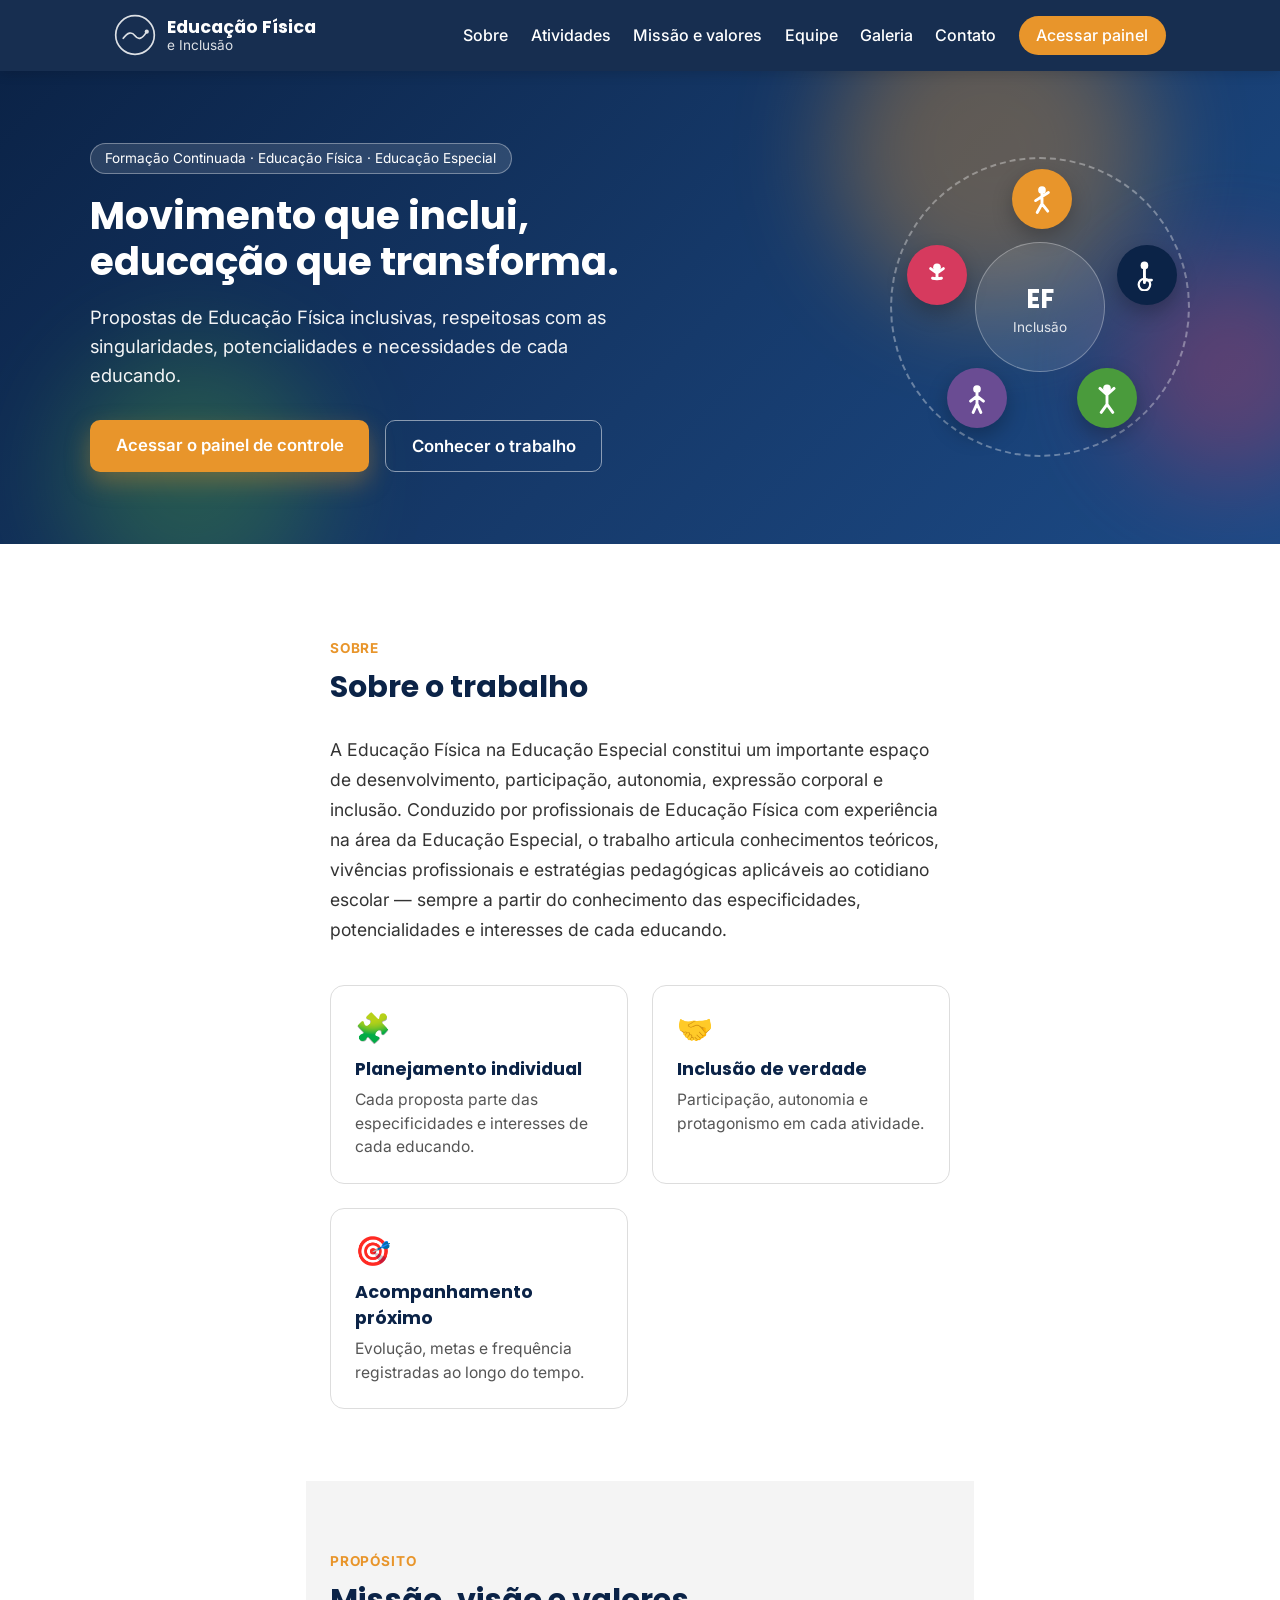
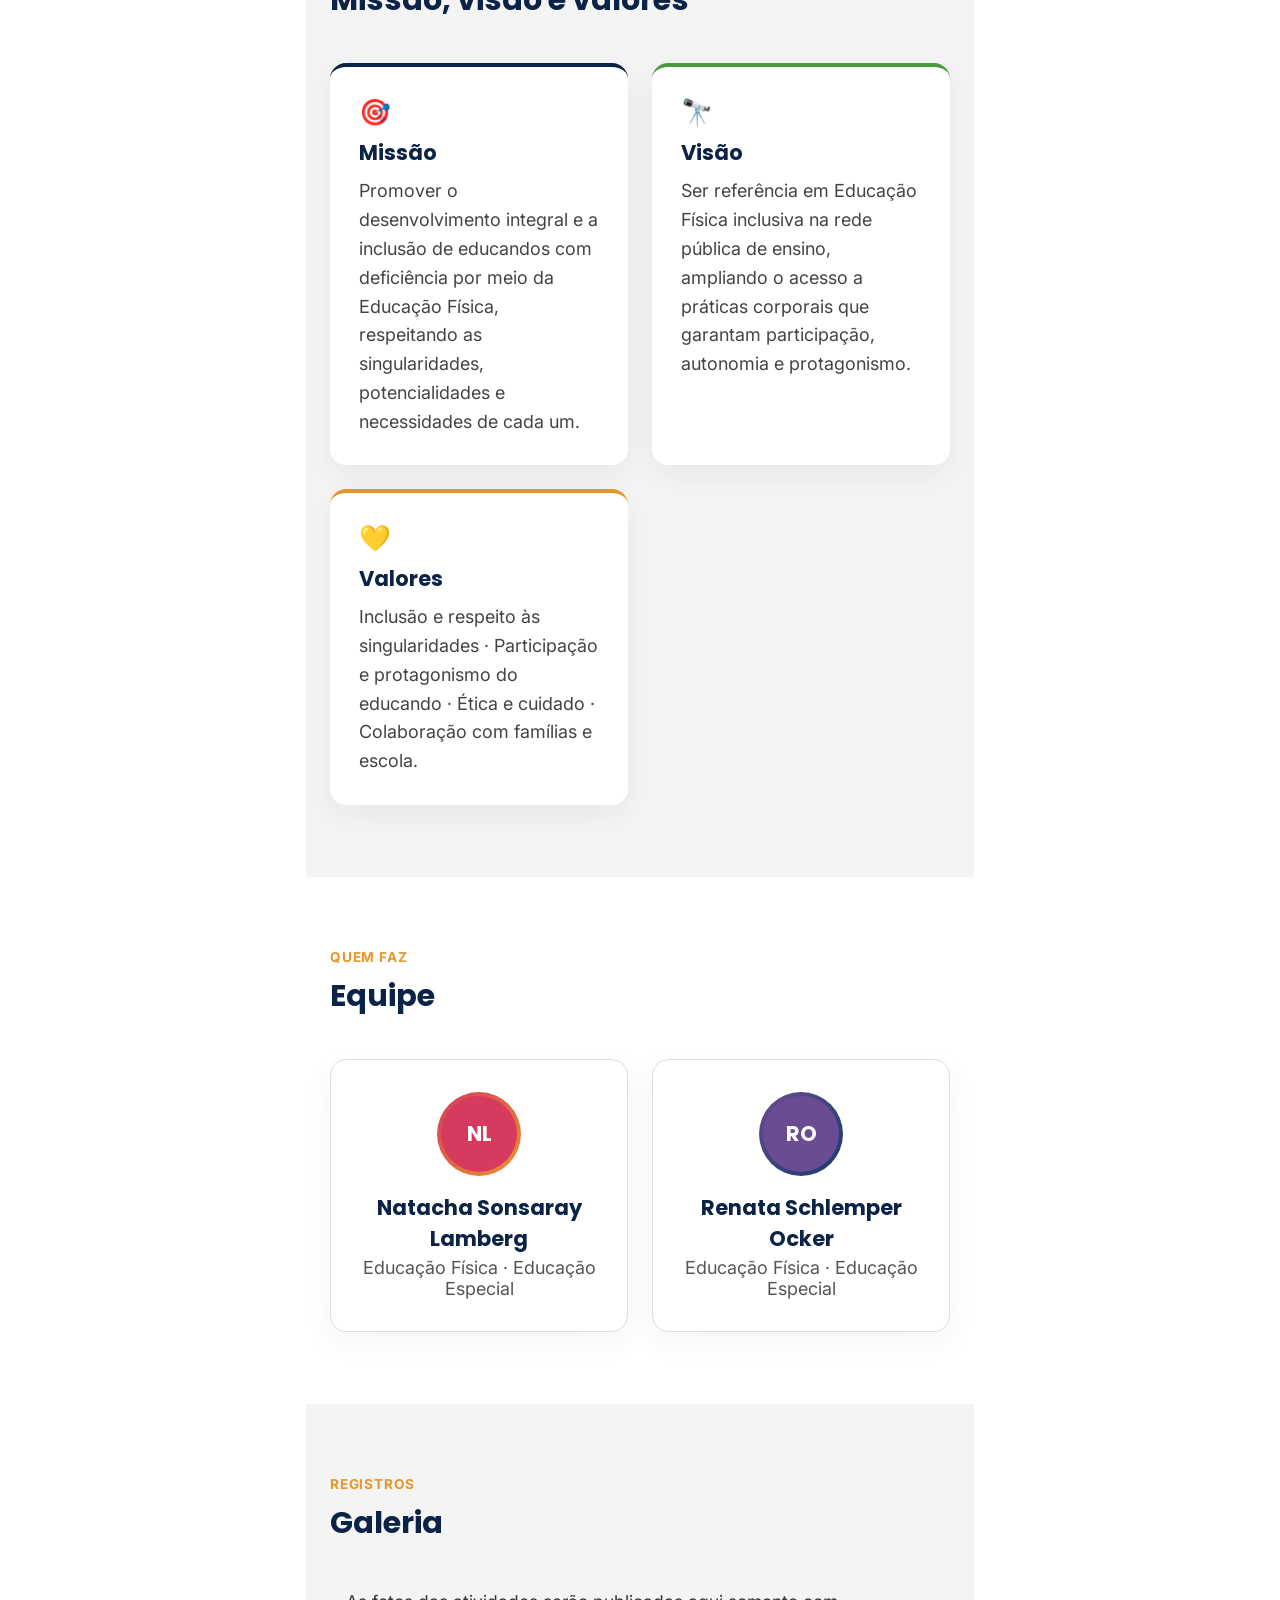
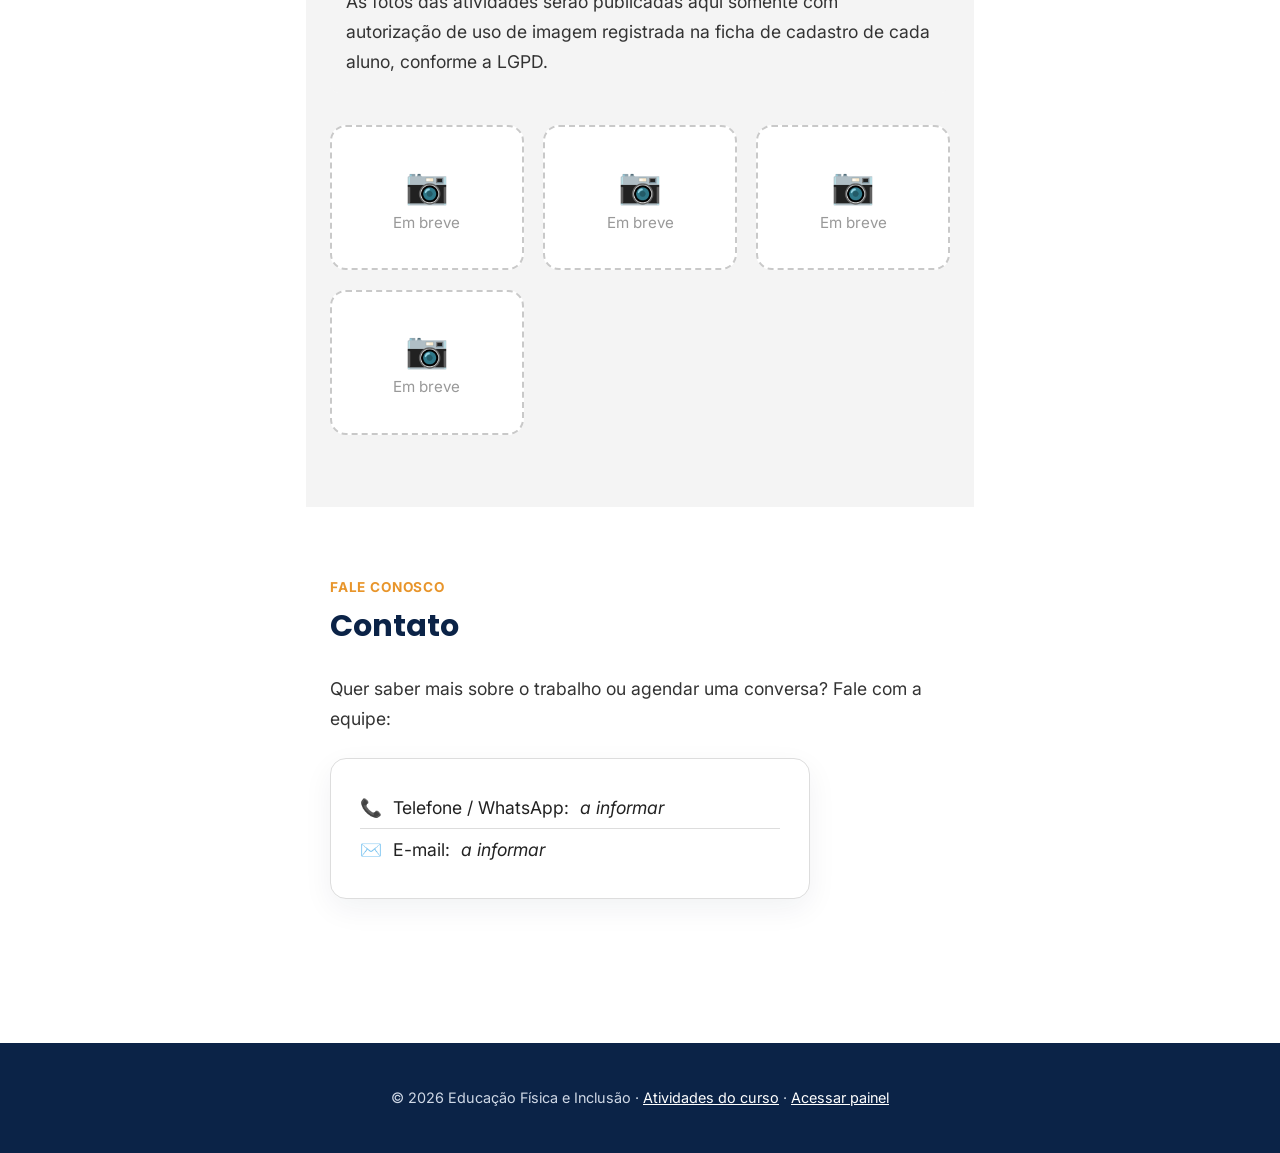
<file: index.html>
<html lang="pt-BR">
<head>
  <meta charset="UTF-8">
  <meta name="viewport" content="width=device-width, initial-scale=1">
  <title>Educação Física e Inclusão</title>
  <meta name="description" content="Educação Física na Educação Especial: formação, acompanhamento e inclusão para educandos com deficiência.">
  <link rel="preconnect" href="https://fonts.googleapis.com">
  <link rel="preconnect" href="https://fonts.gstatic.com" crossorigin>
  <link href="https://fonts.googleapis.com/css2?family=Poppins:wght@600;700&family=Inter:wght@400;500;600&display=swap" rel="stylesheet">
  <link rel="stylesheet" href="style.css">
</head>
<body>
  <header class="topo topo-institucional" id="topo">
    <div class="topo-conteudo">
      <div class="marca">
        <span class="marca-icone" aria-hidden="true">
          <svg viewBox="0 0 100 100" width="42" height="42">
            <circle cx="50" cy="50" r="46" fill="none" stroke="#ffffff" stroke-width="4"/>
            <path d="M22 58 Q 38 36 50 52 T 78 42" fill="none" stroke="#ffffff" stroke-width="4" stroke-linecap="round"/>
            <circle cx="78" cy="42" r="5" fill="#ffffff"/>
          </svg>
        </span>
        <div>
          <strong>Educação Física</strong>
          <span>e Inclusão</span>
        </div>
      </div>

      <button class="menu-alternar" id="menu-alternar" aria-label="Abrir menu" aria-expanded="false">
        <span></span><span></span><span></span>
      </button>

      <nav class="menu-principal" id="menu-principal">
        <a href="#sobre">Sobre</a>
        <a href="atividades.html">Atividades</a>
        <a href="#missao">Missão e valores</a>
        <a href="#equipe">Equipe</a>
        <a href="#galeria">Galeria</a>
        <a href="#contato">Contato</a>
        <a href="painel.html" class="botao-menu">Acessar painel</a>
      </nav>
    </div>
  </header>

  <section class="hero">
    <div class="hero-fundo" aria-hidden="true">
      <span class="borrao borrao-1"></span>
      <span class="borrao borrao-2"></span>
      <span class="borrao borrao-3"></span>
    </div>

    <div class="hero-conteudo">
      <div class="hero-texto">
        <span class="selo">Formação Continuada · Educação Física · Educação Especial</span>
        <h1>Movimento que inclui,<br>educação que transforma.</h1>
        <p>Propostas de Educação Física inclusivas, respeitosas com as singularidades, potencialidades e necessidades de cada educando.</p>
        <div class="hero-botoes">
          <a href="painel.html" class="botao botao-hero">Acessar o painel de controle</a>
          <a href="#sobre" class="botao botao-hero-secundario">Conhecer o trabalho</a>
        </div>
      </div>

      <div class="hero-emblema" aria-hidden="true">
        <div class="emblema-anel">
          <span class="emblema-figura cor-laranja-fundo">
            <svg viewBox="0 0 100 100"><circle cx="50" cy="22" r="12" fill="#fff"/><path d="M50 34 L50 65 M50 42 L30 55 M50 42 L70 30 M50 65 L35 92 M50 65 L68 88" stroke="#fff" stroke-width="9" stroke-linecap="round" fill="none"/></svg>
          </span>
          <span class="emblema-figura cor-azul-fundo">
            <svg viewBox="0 0 100 100"><circle cx="42" cy="20" r="12" fill="#fff"/><path d="M42 32 L42 58" stroke="#fff" stroke-width="9" stroke-linecap="round"/><circle cx="42" cy="80" r="18" fill="none" stroke="#fff" stroke-width="7"/><path d="M42 58 L42 74 M42 66 L64 66" stroke="#fff" stroke-width="9" stroke-linecap="round"/></svg>
          </span>
          <span class="emblema-figura cor-verde-fundo">
            <svg viewBox="0 0 100 100"><circle cx="50" cy="20" r="12" fill="#fff"/><path d="M50 32 L50 70 M50 40 L28 20 M50 40 L72 20 M50 70 L32 95 M50 70 L68 95" stroke="#fff" stroke-width="9" stroke-linecap="round" fill="none"/></svg>
          </span>
          <span class="emblema-figura cor-roxo-fundo">
            <svg viewBox="0 0 100 100"><circle cx="50" cy="22" r="12" fill="#fff"/><path d="M50 34 L50 68 M50 44 L30 60 M50 44 L70 60 M50 68 L38 95 M50 68 L62 95" stroke="#fff" stroke-width="9" stroke-linecap="round" fill="none"/></svg>
          </span>
          <span class="emblema-figura cor-rosa-fundo">
            <svg viewBox="0 0 100 100"><circle cx="50" cy="26" r="12" fill="#fff"/><path d="M50 38 L50 62 M50 44 L30 30 M50 44 L70 30 M50 62 L36 60 M50 62 L64 60" stroke="#fff" stroke-width="9" stroke-linecap="round" fill="none"/></svg>
          </span>
          <div class="emblema-centro">
            <strong>EF</strong>
            <span>Inclusão</span>
          </div>
        </div>
      </div>
    </div>
  </section>

  <main>
    <section id="sobre" class="secao">
      <span class="eyebrow">Sobre</span>
      <h2>Sobre o trabalho</h2>
      <p>A Educação Física na Educação Especial constitui um importante espaço de desenvolvimento, participação, autonomia, expressão corporal e inclusão. Conduzido por profissionais de Educação Física com experiência na área da Educação Especial, o trabalho articula conhecimentos teóricos, vivências profissionais e estratégias pedagógicas aplicáveis ao cotidiano escolar — sempre a partir do conhecimento das especificidades, potencialidades e interesses de cada educando.</p>

      <div class="destaques">
        <div class="destaque">
          <span class="destaque-icone" aria-hidden="true">🧩</span>
          <h3>Planejamento individual</h3>
          <p>Cada proposta parte das especificidades e interesses de cada educando.</p>
        </div>
        <div class="destaque">
          <span class="destaque-icone" aria-hidden="true">🤝</span>
          <h3>Inclusão de verdade</h3>
          <p>Participação, autonomia e protagonismo em cada atividade.</p>
        </div>
        <div class="destaque">
          <span class="destaque-icone" aria-hidden="true">🎯</span>
          <h3>Acompanhamento próximo</h3>
          <p>Evolução, metas e frequência registradas ao longo do tempo.</p>
        </div>
      </div>
    </section>

    <section id="missao" class="secao secao-clara">
      <span class="eyebrow">Propósito</span>
      <h2>Missão, visão e valores</h2>
      <div class="cartoes-institucional">
        <div class="cartao-institucional cartao-azul">
          <span class="cartao-icone" aria-hidden="true">🎯</span>
          <h3>Missão</h3>
          <p>Promover o desenvolvimento integral e a inclusão de educandos com deficiência por meio da Educação Física, respeitando as singularidades, potencialidades e necessidades de cada um.</p>
        </div>
        <div class="cartao-institucional cartao-verde">
          <span class="cartao-icone" aria-hidden="true">🔭</span>
          <h3>Visão</h3>
          <p>Ser referência em Educação Física inclusiva na rede pública de ensino, ampliando o acesso a práticas corporais que garantam participação, autonomia e protagonismo.</p>
        </div>
        <div class="cartao-institucional cartao-laranja">
          <span class="cartao-icone" aria-hidden="true">💛</span>
          <h3>Valores</h3>
          <p>Inclusão e respeito às singularidades · Participação e protagonismo do educando · Ética e cuidado · Colaboração com famílias e escola.</p>
        </div>
      </div>
    </section>

    <section id="equipe" class="secao">
      <span class="eyebrow">Quem faz</span>
      <h2>Equipe</h2>
      <div class="cartoes-institucional cartoes-equipe">
        <div class="cartao-pessoa">
          <div class="avatar-anel cor-rosa">
            <div class="avatar">NL</div>
          </div>
          <h3>Natacha Sonsaray Lamberg</h3>
          <p>Educação Física · Educação Especial</p>
        </div>
        <div class="cartao-pessoa">
          <div class="avatar-anel cor-roxo">
            <div class="avatar">RO</div>
          </div>
          <h3>Renata Schlemper Ocker</h3>
          <p>Educação Física · Educação Especial</p>
        </div>
      </div>
    </section>

    <section id="galeria" class="secao secao-clara">
      <span class="eyebrow">Registros</span>
      <h2>Galeria</h2>
      <p class="ajuda">As fotos das atividades serão publicadas aqui somente com autorização de uso de imagem registrada na ficha de cadastro de cada aluno, conforme a LGPD.</p>
      <div class="galeria-grade">
        <div class="galeria-item"><span>📷</span>Em breve</div>
        <div class="galeria-item"><span>📷</span>Em breve</div>
        <div class="galeria-item"><span>📷</span>Em breve</div>
        <div class="galeria-item"><span>📷</span>Em breve</div>
      </div>
    </section>

    <section id="contato" class="secao">
      <span class="eyebrow">Fale conosco</span>
      <h2>Contato</h2>
      <p>Quer saber mais sobre o trabalho ou agendar uma conversa? Fale com a equipe:</p>
      <div class="cartao-contato">
        <div class="contato-linha"><span aria-hidden="true">📞</span> Telefone / WhatsApp: <em>a informar</em></div>
        <div class="contato-linha"><span aria-hidden="true">✉️</span> E-mail: <em>a informar</em></div>
      </div>
    </section>
  </main>

  <footer class="rodape">
    <p>&copy; 2026 Educação Física e Inclusão · <a href="atividades.html">Atividades do curso</a> · <a href="painel.html">Acessar painel</a></p>
  </footer>

  <script>
    var botaoMenu = document.getElementById("menu-alternar");
    var menu = document.getElementById("menu-principal");
    botaoMenu.addEventListener("click", function () {
      var aberto = menu.classList.toggle("aberto");
      botaoMenu.setAttribute("aria-expanded", aberto);
    });
    menu.querySelectorAll("a").forEach(function (link) {
      link.addEventListener("click", function () {
        menu.classList.remove("aberto");
        botaoMenu.setAttribute("aria-expanded", "false");
      });
    });
  </script>
</body>
</html>
</file>
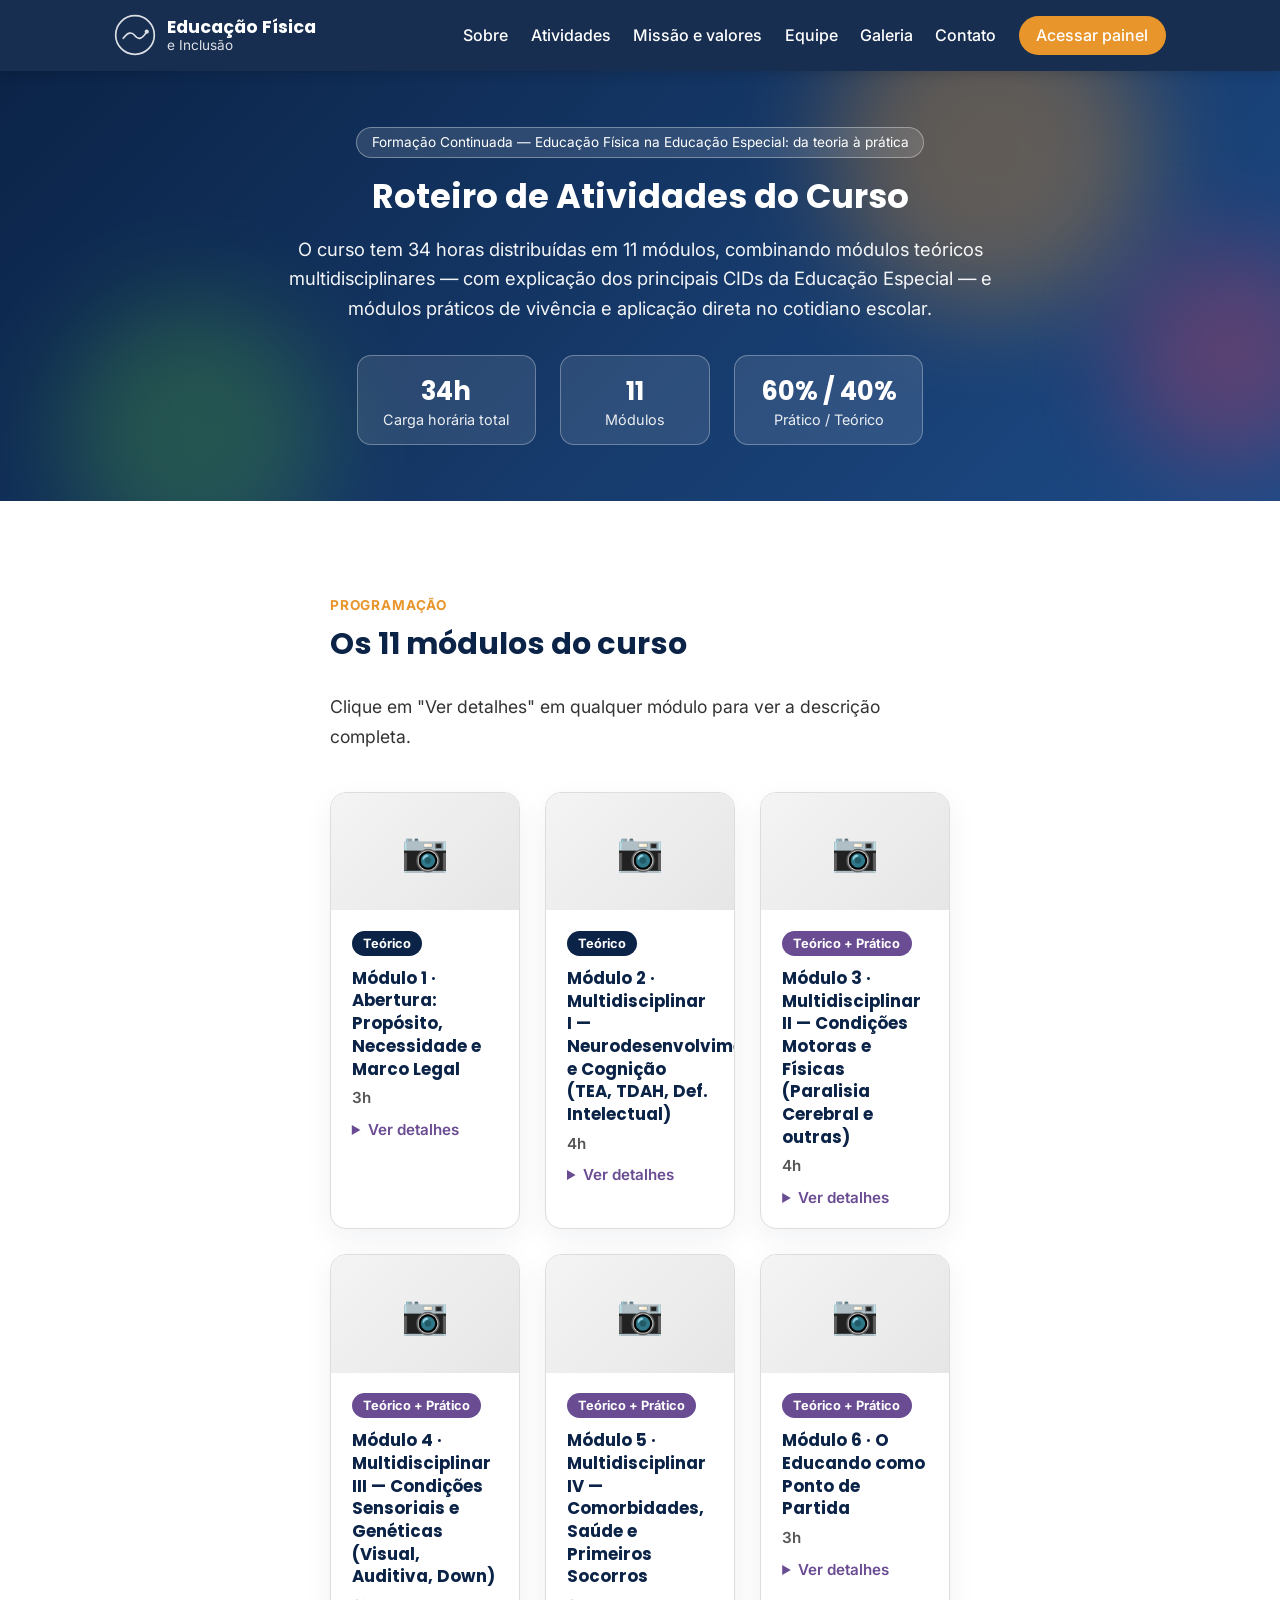
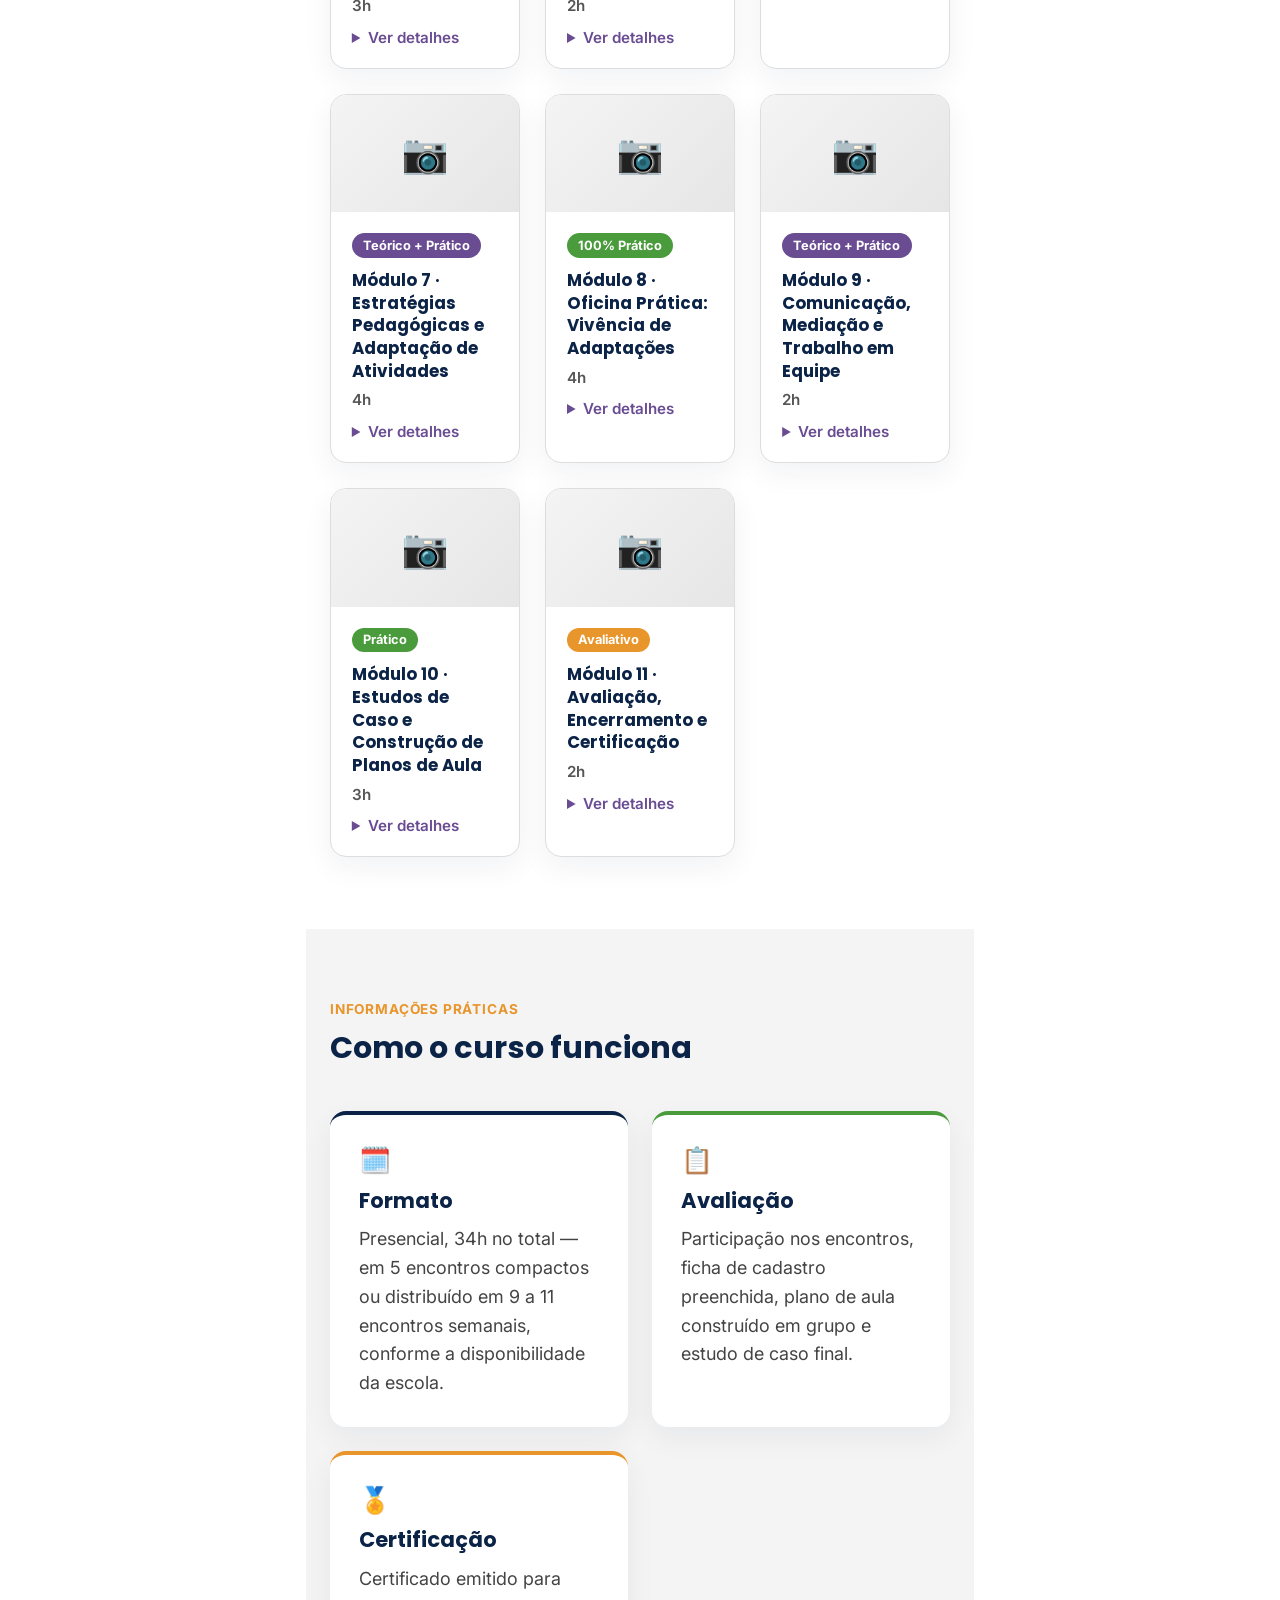
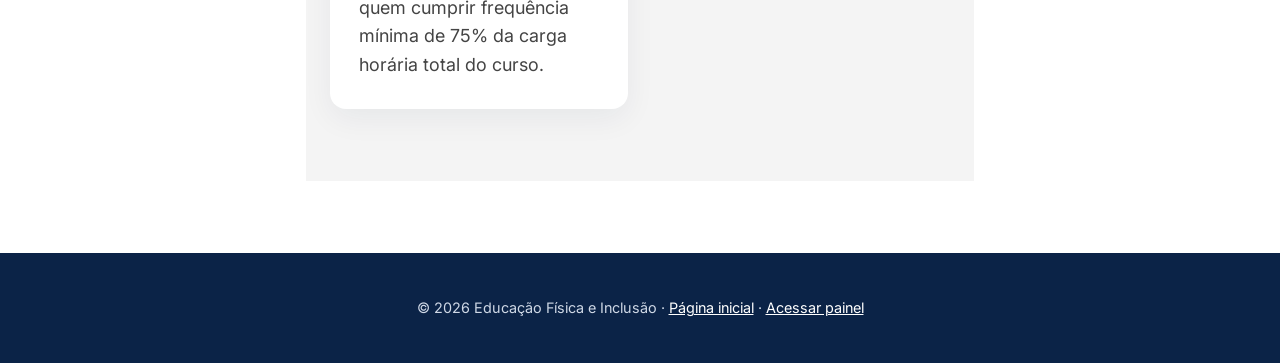
<file: atividades.html>
<html lang="pt-BR">
<head>
  <meta charset="UTF-8">
  <meta name="viewport" content="width=device-width, initial-scale=1">
  <title>Atividades do Curso — Educação Física e Inclusão</title>
  <meta name="description" content="Roteiro de atividades da Formação Continuada: Educação Física na Educação Especial — da teoria à prática.">
  <link rel="preconnect" href="https://fonts.googleapis.com">
  <link rel="preconnect" href="https://fonts.gstatic.com" crossorigin>
  <link href="https://fonts.googleapis.com/css2?family=Poppins:wght@600;700&family=Inter:wght@400;500;600&display=swap" rel="stylesheet">
  <link rel="stylesheet" href="style.css">
</head>
<body>
  <header class="topo topo-institucional" id="topo">
    <div class="topo-conteudo">
      <div class="marca">
        <!-- TODO: substituir pelo arquivo oficial da logo -->
        <span class="marca-icone" aria-hidden="true">
          <svg viewBox="0 0 100 100" width="42" height="42">
            <circle cx="50" cy="50" r="46" fill="none" stroke="#ffffff" stroke-width="4"/>
            <path d="M22 58 Q 38 36 50 52 T 78 42" fill="none" stroke="#ffffff" stroke-width="4" stroke-linecap="round"/>
            <circle cx="78" cy="42" r="5" fill="#ffffff"/>
          </svg>
        </span>
        <div>
          <strong>Educação Física</strong>
          <span>e Inclusão</span>
        </div>
      </div>

      <button class="menu-alternar" id="menu-alternar" aria-label="Abrir menu" aria-expanded="false">
        <span></span><span></span><span></span>
      </button>

      <nav class="menu-principal" id="menu-principal">
        <a href="index.html#sobre">Sobre</a>
        <a href="atividades.html" aria-current="page">Atividades</a>
        <a href="index.html#missao">Missão e valores</a>
        <a href="index.html#equipe">Equipe</a>
        <a href="index.html#galeria">Galeria</a>
        <a href="index.html#contato">Contato</a>
        <a href="painel.html" class="botao-menu">Acessar painel</a>
      </nav>
    </div>
  </header>

  <section class="hero hero-atividades">
    <div class="hero-fundo" aria-hidden="true">
      <span class="borrao borrao-1"></span>
      <span class="borrao borrao-2"></span>
      <span class="borrao borrao-3"></span>
    </div>

    <div class="hero-conteudo hero-conteudo-central">
      <div class="hero-texto hero-texto-central">
        <span class="selo">Formação Continuada — Educação Física na Educação Especial: da teoria à prática</span>
        <h1>Roteiro de Atividades do Curso</h1>
        <p>O curso tem 34 horas distribuídas em 11 módulos, combinando módulos teóricos multidisciplinares — com explicação dos principais CIDs da Educação Especial — e módulos práticos de vivência e aplicação direta no cotidiano escolar.</p>

        <div class="stats-barra">
          <div class="stat">
            <strong>34h</strong>
            <span>Carga horária total</span>
          </div>
          <div class="stat">
            <strong>11</strong>
            <span>Módulos</span>
          </div>
          <div class="stat">
            <strong>60% / 40%</strong>
            <span>Prático / Teórico</span>
          </div>
        </div>
      </div>
    </div>
  </section>

  <main>
    <section class="secao" id="modulos">
      <span class="eyebrow">Programação</span>
      <h2>Os 11 módulos do curso</h2>
      <p>Clique em "Ver detalhes" em qualquer módulo para ver a descrição completa.</p>

      <div class="modulos-grade">

        <article class="modulo-card">
          <div class="modulo-imagem" role="img" aria-label="Foto ilustrativa do módulo 1 — Abertura: Propósito, Necessidade e Marco Legal (placeholder)">
            <!-- TODO: substituir pela foto real da atividade -->
            <span>📷</span>
          </div>
          <div class="modulo-corpo">
            <span class="selo-tipo selo-azul">Teórico</span>
            <h3>Módulo 1 · Abertura: Propósito, Necessidade e Marco Legal</h3>
            <span class="modulo-horas">3h</span>
            <details class="modulo-detalhes">
              <summary>Ver detalhes</summary>
              <p>Alinha expectativas, apresenta o propósito do curso e estabelece a base legal (LBI, Política Nacional de Educação Especial, LDB, ECA) e conceitual que sustenta a Educação Física na Educação Especial.</p>
            </details>
          </div>
        </article>

        <article class="modulo-card">
          <div class="modulo-imagem" role="img" aria-label="Foto ilustrativa do módulo 2 — Multidisciplinar I: Neurodesenvolvimento e Cognição (placeholder)">
            <!-- TODO: substituir pela foto real da atividade -->
            <span>📷</span>
          </div>
          <div class="modulo-corpo">
            <span class="selo-tipo selo-azul">Teórico</span>
            <h3>Módulo 2 · Multidisciplinar I — Neurodesenvolvimento e Cognição (TEA, TDAH, Def. Intelectual)</h3>
            <span class="modulo-horas">4h</span>
            <details class="modulo-detalhes">
              <summary>Ver detalhes</summary>
              <p>Compreensão funcional e pedagógica do Transtorno do Espectro Autista, do TDAH e da Deficiência Intelectual, e suas implicações diretas para o planejamento das aulas.</p>
            </details>
          </div>
        </article>

        <article class="modulo-card">
          <div class="modulo-imagem" role="img" aria-label="Foto ilustrativa do módulo 3 — Multidisciplinar II: Condições Motoras e Físicas (placeholder)">
            <!-- TODO: substituir pela foto real da atividade -->
            <span>📷</span>
          </div>
          <div class="modulo-corpo">
            <span class="selo-tipo selo-roxo">Teórico + Prático</span>
            <h3>Módulo 3 · Multidisciplinar II — Condições Motoras e Físicas (Paralisia Cerebral e outras)</h3>
            <span class="modulo-horas">4h</span>
            <details class="modulo-detalhes">
              <summary>Ver detalhes</summary>
              <p>Panorama de Paralisia Cerebral, espinha bífida e amputações, com oficina prática de manuseio de cadeira de rodas, muletas e andador.</p>
            </details>
          </div>
        </article>

        <article class="modulo-card">
          <div class="modulo-imagem" role="img" aria-label="Foto ilustrativa do módulo 4 — Multidisciplinar III: Condições Sensoriais e Genéticas (placeholder)">
            <!-- TODO: substituir pela foto real da atividade -->
            <span>📷</span>
          </div>
          <div class="modulo-corpo">
            <span class="selo-tipo selo-roxo">Teórico + Prático</span>
            <h3>Módulo 4 · Multidisciplinar III — Condições Sensoriais e Genéticas (Visual, Auditiva, Down)</h3>
            <span class="modulo-horas">3h</span>
            <details class="modulo-detalhes">
              <summary>Ver detalhes</summary>
              <p>Deficiência visual, deficiência auditiva e Síndrome de Down, com vivência prática guiada (percurso com vendas, sinais básicos de Libras).</p>
            </details>
          </div>
        </article>

        <article class="modulo-card">
          <div class="modulo-imagem" role="img" aria-label="Foto ilustrativa do módulo 5 — Multidisciplinar IV: Comorbidades, Saúde e Primeiros Socorros (placeholder)">
            <!-- TODO: substituir pela foto real da atividade -->
            <span>📷</span>
          </div>
          <div class="modulo-corpo">
            <span class="selo-tipo selo-roxo">Teórico + Prático</span>
            <h3>Módulo 5 · Multidisciplinar IV — Comorbidades, Saúde e Primeiros Socorros</h3>
            <span class="modulo-horas">2h</span>
            <details class="modulo-detalhes">
              <summary>Ver detalhes</summary>
              <p>Epilepsia, sensibilidades sensoriais e efeitos de medicação contínua, com prática do protocolo de primeiros socorros.</p>
            </details>
          </div>
        </article>

        <article class="modulo-card">
          <div class="modulo-imagem" role="img" aria-label="Foto ilustrativa do módulo 6 — O Educando como Ponto de Partida (placeholder)">
            <!-- TODO: substituir pela foto real da atividade -->
            <span>📷</span>
          </div>
          <div class="modulo-corpo">
            <span class="selo-tipo selo-roxo">Teórico + Prático</span>
            <h3>Módulo 6 · O Educando como Ponto de Partida</h3>
            <span class="modulo-horas">3h</span>
            <details class="modulo-detalhes">
              <summary>Ver detalhes</summary>
              <p>Como observar antes de planejar, dialogar com a família e o AEE, e definir metas individuais mensuráveis.</p>
            </details>
          </div>
        </article>

        <article class="modulo-card">
          <div class="modulo-imagem" role="img" aria-label="Foto ilustrativa do módulo 7 — Estratégias Pedagógicas e Adaptação de Atividades (placeholder)">
            <!-- TODO: substituir pela foto real da atividade -->
            <span>📷</span>
          </div>
          <div class="modulo-corpo">
            <span class="selo-tipo selo-roxo">Teórico + Prático</span>
            <h3>Módulo 7 · Estratégias Pedagógicas e Adaptação de Atividades</h3>
            <span class="modulo-horas">4h</span>
            <details class="modulo-detalhes">
              <summary>Ver detalhes</summary>
              <p>Desenho Universal para a Aprendizagem aplicado à Educação Física, adaptação de jogos, materiais e comunicação alternativa.</p>
            </details>
          </div>
        </article>

        <article class="modulo-card">
          <div class="modulo-imagem" role="img" aria-label="Foto ilustrativa do módulo 8 — Oficina Prática: Vivência de Adaptações (placeholder)">
            <!-- TODO: substituir pela foto real da atividade -->
            <span>📷</span>
          </div>
          <div class="modulo-corpo">
            <span class="selo-tipo selo-verde">100% Prático</span>
            <h3>Módulo 8 · Oficina Prática: Vivência de Adaptações</h3>
            <span class="modulo-horas">4h</span>
            <details class="modulo-detalhes">
              <summary>Ver detalhes</summary>
              <p>Rotação por 4 estações práticas simulando barreiras de mobilidade, sensoriais e de comunicação, vividas em primeira pessoa pelos professores.</p>
            </details>
          </div>
        </article>

        <article class="modulo-card">
          <div class="modulo-imagem" role="img" aria-label="Foto ilustrativa do módulo 9 — Comunicação, Mediação e Trabalho em Equipe (placeholder)">
            <!-- TODO: substituir pela foto real da atividade -->
            <span>📷</span>
          </div>
          <div class="modulo-corpo">
            <span class="selo-tipo selo-roxo">Teórico + Prático</span>
            <h3>Módulo 9 · Comunicação, Mediação e Trabalho em Equipe</h3>
            <span class="modulo-horas">2h</span>
            <details class="modulo-detalhes">
              <summary>Ver detalhes</summary>
              <p>Como conduzir conversas com famílias e colaborar com o AEE, com simulação prática (role-play).</p>
            </details>
          </div>
        </article>

        <article class="modulo-card">
          <div class="modulo-imagem" role="img" aria-label="Foto ilustrativa do módulo 10 — Estudos de Caso e Construção de Planos de Aula (placeholder)">
            <!-- TODO: substituir pela foto real da atividade -->
            <span>📷</span>
          </div>
          <div class="modulo-corpo">
            <span class="selo-tipo selo-verde">Prático</span>
            <h3>Módulo 10 · Estudos de Caso e Construção de Planos de Aula</h3>
            <span class="modulo-horas">3h</span>
            <details class="modulo-detalhes">
              <summary>Ver detalhes</summary>
              <p>Construção, em grupo, de planos de aula inclusivos completos a partir de casos reais, com apresentação e feedback.</p>
            </details>
          </div>
        </article>

        <article class="modulo-card">
          <div class="modulo-imagem" role="img" aria-label="Foto ilustrativa do módulo 11 — Avaliação, Encerramento e Certificação (placeholder)">
            <!-- TODO: substituir pela foto real da atividade -->
            <span>📷</span>
          </div>
          <div class="modulo-corpo">
            <span class="selo-tipo selo-laranja">Avaliativo</span>
            <h3>Módulo 11 · Avaliação, Encerramento e Certificação</h3>
            <span class="modulo-horas">2h</span>
            <details class="modulo-detalhes">
              <summary>Ver detalhes</summary>
              <p>Avaliação final por estudo de caso, avaliação da formação pelos participantes e entrega de certificados.</p>
            </details>
          </div>
        </article>

      </div>
    </section>

    <section class="secao secao-clara" id="como-funciona">
      <span class="eyebrow">Informações práticas</span>
      <h2>Como o curso funciona</h2>
      <div class="cartoes-institucional">
        <div class="cartao-institucional cartao-azul">
          <span class="cartao-icone" aria-hidden="true">🗓️</span>
          <h3>Formato</h3>
          <p>Presencial, 34h no total — em 5 encontros compactos ou distribuído em 9 a 11 encontros semanais, conforme a disponibilidade da escola.</p>
        </div>
        <div class="cartao-institucional cartao-verde">
          <span class="cartao-icone" aria-hidden="true">📋</span>
          <h3>Avaliação</h3>
          <p>Participação nos encontros, ficha de cadastro preenchida, plano de aula construído em grupo e estudo de caso final.</p>
        </div>
        <div class="cartao-institucional cartao-laranja">
          <span class="cartao-icone" aria-hidden="true">🏅</span>
          <h3>Certificação</h3>
          <p>Certificado emitido para quem cumprir frequência mínima de 75% da carga horária total do curso.</p>
        </div>
      </div>
    </section>
  </main>

  <footer class="rodape">
    <p>&copy; 2026 Educação Física e Inclusão · <a href="index.html">Página inicial</a> · <a href="painel.html">Acessar painel</a></p>
  </footer>

  <script>
    var botaoMenu = document.getElementById("menu-alternar");
    var menu = document.getElementById("menu-principal");
    botaoMenu.addEventListener("click", function () {
      var aberto = menu.classList.toggle("aberto");
      botaoMenu.setAttribute("aria-expanded", aberto);
    });
    menu.querySelectorAll("a").forEach(function (link) {
      link.addEventListener("click", function () {
        menu.classList.remove("aberto");
        botaoMenu.setAttribute("aria-expanded", "false");
      });
    });
  </script>
</body>
</html>
</file>
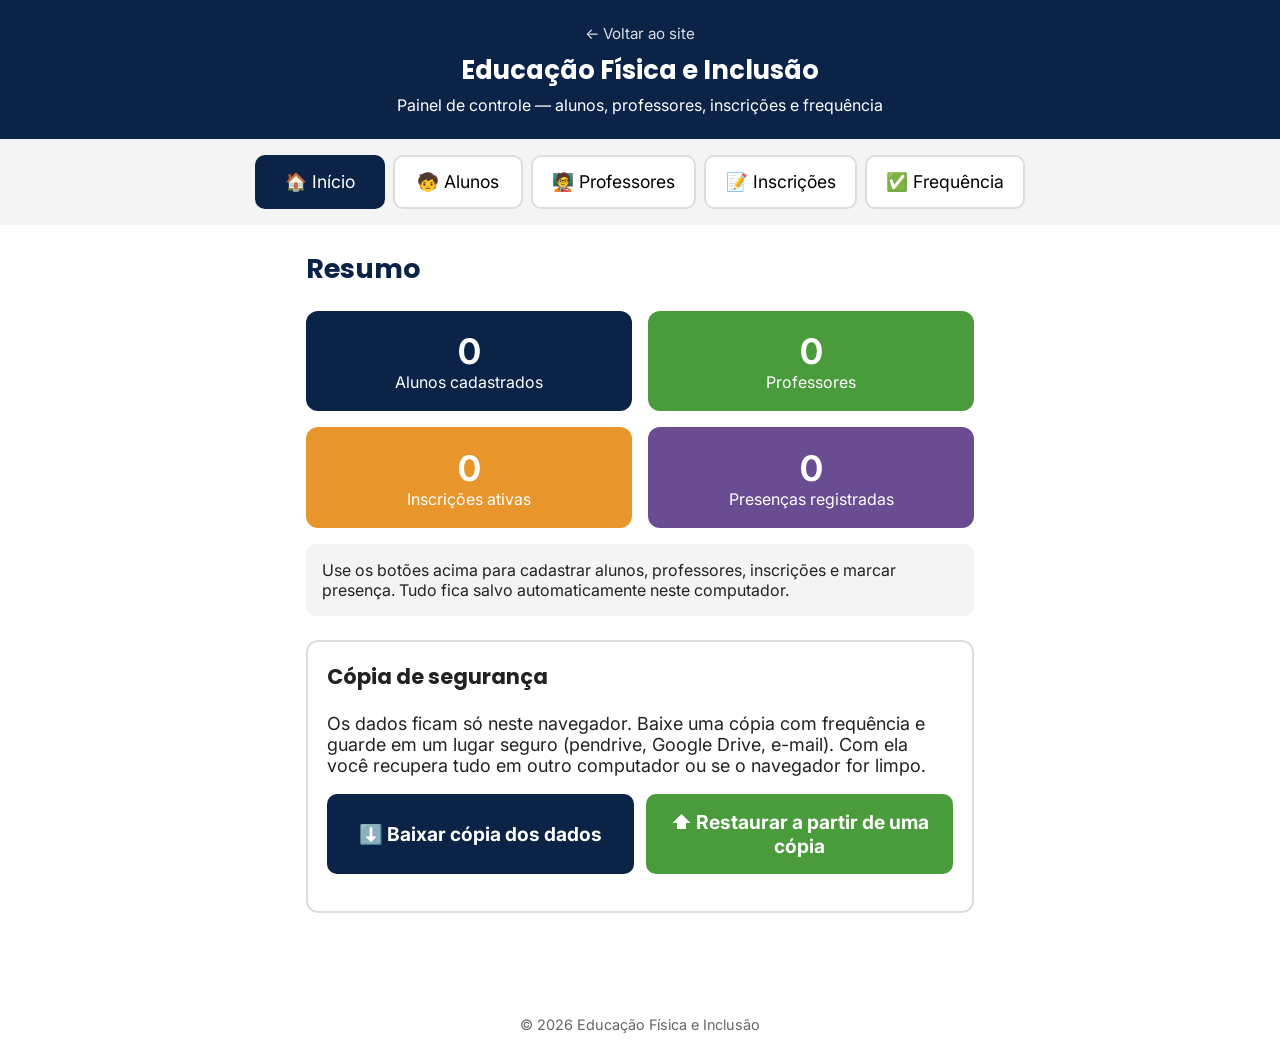
<file: painel.html>
<html lang="pt-BR">
<head>
  <meta charset="UTF-8">
  <meta name="viewport" content="width=device-width, initial-scale=1">
  <title>Educação Física e Inclusão — Painel</title>
  <link rel="preconnect" href="https://fonts.googleapis.com">
  <link rel="preconnect" href="https://fonts.gstatic.com" crossorigin>
  <link href="https://fonts.googleapis.com/css2?family=Poppins:wght@600;700&family=Inter:wght@400;500;600&display=swap" rel="stylesheet">
  <link rel="stylesheet" href="style.css">
</head>
<body>
  <header class="topo">
    <a class="voltar" href="index.html">&larr; Voltar ao site</a>
    <h1>Educação Física e Inclusão</h1>
    <p>Painel de controle — alunos, professores, inscrições e frequência</p>
  </header>

  <nav class="abas" id="abas">
    <button class="aba-botao ativo" data-aba="inicio">🏠 Início</button>
    <button class="aba-botao" data-aba="alunos">🧒 Alunos</button>
    <button class="aba-botao" data-aba="professores">🧑‍🏫 Professores</button>
    <button class="aba-botao" data-aba="inscricoes">📝 Inscrições</button>
    <button class="aba-botao" data-aba="frequencia">✅ Frequência</button>
  </nav>

  <main>
    <!-- INÍCIO -->
    <section class="painel ativo" id="inicio">
      <h2>Resumo</h2>
      <div class="cartoes">
        <div class="cartao cor-azul">
          <span class="cartao-numero" id="contagem-alunos">0</span>
          <span class="cartao-rotulo">Alunos cadastrados</span>
        </div>
        <div class="cartao cor-verde">
          <span class="cartao-numero" id="contagem-professores">0</span>
          <span class="cartao-rotulo">Professores</span>
        </div>
        <div class="cartao cor-laranja">
          <span class="cartao-numero" id="contagem-inscricoes">0</span>
          <span class="cartao-rotulo">Inscrições ativas</span>
        </div>
        <div class="cartao cor-roxo">
          <span class="cartao-numero" id="contagem-frequencia">0</span>
          <span class="cartao-rotulo">Presenças registradas</span>
        </div>
      </div>
      <p class="ajuda">Use os botões acima para cadastrar alunos, professores, inscrições e marcar presença. Tudo fica salvo automaticamente neste computador.</p>

      <div class="backup">
        <h3>Cópia de segurança</h3>
        <p>Os dados ficam só neste navegador. Baixe uma cópia com frequência e guarde em um lugar seguro (pendrive, Google Drive, e-mail). Com ela você recupera tudo em outro computador ou se o navegador for limpo.</p>
        <div class="backup-botoes">
          <button type="button" class="botao cor-azul-fundo" id="botao-exportar">⬇️ Baixar cópia dos dados</button>
          <button type="button" class="botao cor-verde-fundo" id="botao-importar">⬆️ Restaurar a partir de uma cópia</button>
          <input type="file" id="arquivo-importar" accept=".json,application/json" hidden>
        </div>
        <p class="backup-status" id="backup-status" role="status"></p>
      </div>
    </section>

    <!-- ALUNOS -->
    <section class="painel" id="alunos">
      <h2>Alunos</h2>
      <form id="form-aluno" class="formulario">
        <label>Nome completo
          <input type="text" id="aluno-nome" required>
        </label>
        <label>Data de nascimento
          <input type="date" id="aluno-nascimento">
        </label>
        <label>Escola e turma
          <input type="text" id="aluno-escola" placeholder="Ex: EMEF Jardim das Flores — 3º A">
        </label>
        <label>Turno
          <select id="aluno-turno">
            <option value="">Selecione</option>
            <option>Manhã</option>
            <option>Tarde</option>
            <option>Integral</option>
          </select>
        </label>
        <label>Nome do responsável
          <input type="text" id="aluno-responsavel">
        </label>
        <label>Telefone / WhatsApp
          <input type="tel" id="aluno-telefone" placeholder="(11) 99999-0000">
        </label>
        <label>Diagnóstico / condição
          <input type="text" id="aluno-diagnostico">
        </label>
        <label>Observações importantes
          <textarea id="aluno-observacoes" rows="2" placeholder="Ex: sensibilidade a barulho, gosta de bola..."></textarea>
        </label>
        <button type="submit" class="botao botao-grande cor-azul-fundo">Salvar aluno</button>
      </form>

      <h3>Lista de alunos</h3>
      <div class="lista" id="lista-alunos"></div>
    </section>

    <!-- PROFESSORES -->
    <section class="painel" id="professores">
      <h2>Professores</h2>
      <form id="form-professor" class="formulario">
        <label>Nome completo
          <input type="text" id="professor-nome" required>
        </label>
        <label>Área / especialidade
          <input type="text" id="professor-area" placeholder="Ex: Educação Física, Educação Especial">
        </label>
        <label>Telefone / WhatsApp
          <input type="tel" id="professor-telefone">
        </label>
        <label>E-mail
          <input type="email" id="professor-email">
        </label>
        <button type="submit" class="botao botao-grande cor-verde-fundo">Salvar professor</button>
      </form>

      <h3>Lista de professores</h3>
      <div class="lista" id="lista-professores"></div>
    </section>

    <!-- INSCRIÇÕES -->
    <section class="painel" id="inscricoes">
      <h2>Inscrições</h2>
      <form id="form-inscricao" class="formulario">
        <label>Aluno
          <select id="inscricao-aluno" required></select>
        </label>
        <label>Dia da semana da aula
          <select id="inscricao-dia">
            <option value="">Selecione</option>
            <option>Segunda-feira</option>
            <option>Terça-feira</option>
            <option>Quarta-feira</option>
            <option>Quinta-feira</option>
            <option>Sexta-feira</option>
          </select>
        </label>
        <label>Horário da aula
          <input type="time" id="inscricao-horario">
        </label>
        <label>Data da inscrição
          <input type="date" id="inscricao-data">
        </label>
        <label>Situação
          <select id="inscricao-status">
            <option>Ativo</option>
            <option>Inativo</option>
          </select>
        </label>
        <button type="submit" class="botao botao-grande cor-laranja-fundo">Salvar inscrição</button>
      </form>

      <h3>Lista de inscrições</h3>
      <div class="lista" id="lista-inscricoes"></div>
    </section>

    <!-- FREQUÊNCIA -->
    <section class="painel" id="frequencia">
      <h2>Frequência</h2>
      <form id="form-frequencia" class="formulario">
        <label>Data da aula
          <input type="date" id="frequencia-data" required>
        </label>
        <label>Aluno
          <select id="frequencia-aluno" required></select>
        </label>
        <label>Presença
          <select id="frequencia-presenca">
            <option>Presente</option>
            <option>Faltou</option>
          </select>
        </label>
        <label>Observação da aula
          <input type="text" id="frequencia-observacao">
        </label>
        <button type="submit" class="botao botao-grande cor-roxo-fundo">Salvar presença</button>
      </form>

      <h3>Registros recentes</h3>
      <div class="lista" id="lista-frequencia"></div>
    </section>
  </main>

  <footer>
    <p>&copy; 2026 Educação Física e Inclusão</p>
  </footer>

  <script src="script.js"></script>
</body>
</html>
</file>
<file: style.css>
:root {
  --azul: #0b2347;
  --azul-claro: #163a6b;
  --verde: #4a9b3c;
  --laranja: #e8952b;
  --roxo: #6a4c93;
  --rosa: #d63a5e;
  --cinza-claro: #f4f4f4;
  --cinza-borda: #ddd;
  --fonte-titulo: "Poppins", Arial, sans-serif;
  --fonte-texto: "Inter", Arial, sans-serif;
}

* {
  box-sizing: border-box;
}

body {
  font-family: var(--fonte-texto);
  margin: 0;
  padding: 0;
  color: #222;
  font-size: 18px;
  background: #fff;
}

h1, h2, h3 {
  font-family: var(--fonte-titulo);
}

.topo {
  background-color: var(--azul);
  color: #fff;
  padding: 1.5rem 1rem;
  text-align: center;
}

.topo h1 {
  margin: 0 0 0.3rem 0;
  font-size: 1.6rem;
}

.topo p {
  margin: 0;
  font-size: 1rem;
}

/* Navegação por abas (painel) */
.abas {
  display: flex;
  flex-wrap: wrap;
  justify-content: center;
  gap: 0.5rem;
  padding: 1rem;
  background: var(--cinza-claro);
}

.aba-botao {
  font-size: 1.1rem;
  padding: 0.9rem 1.2rem;
  border: 2px solid var(--cinza-borda);
  background: #fff;
  border-radius: 10px;
  cursor: pointer;
  min-width: 130px;
  font-family: inherit;
}

.aba-botao.ativo {
  background: var(--azul);
  color: #fff;
  border-color: var(--azul);
}

main {
  max-width: 700px;
  margin: 1.5rem auto;
  padding: 0 1rem 3rem 1rem;
}

.painel {
  display: none;
}

.painel.ativo {
  display: block;
}

h2 {
  color: var(--azul);
}

/* Cartões do resumo (painel) */
.cartoes {
  display: grid;
  grid-template-columns: 1fr 1fr;
  gap: 1rem;
  margin: 1rem 0;
}

.cartao {
  border-radius: 12px;
  padding: 1.2rem;
  text-align: center;
  color: #fff;
}

.cartao-numero {
  display: block;
  font-size: 2.2rem;
  font-weight: bold;
}

.cartao-rotulo {
  font-size: 1rem;
}

.cor-azul { background: var(--azul); }
.cor-verde { background: var(--verde); }
.cor-laranja { background: var(--laranja); }
.cor-roxo { background: var(--roxo); }

.ajuda {
  background: var(--cinza-claro);
  border-radius: 10px;
  padding: 1rem;
  font-size: 1rem;
}

/* Cópia de segurança (painel) */
.backup {
  margin-top: 1.5rem;
  border: 2px solid var(--cinza-borda);
  border-radius: 12px;
  padding: 1.2rem;
}

.backup h3 {
  margin-top: 0;
}

.backup-botoes {
  display: flex;
  flex-wrap: wrap;
  gap: 0.8rem;
}

.backup-botoes .botao {
  flex: 1 1 16rem;
}

.backup-status {
  margin-bottom: 0;
  font-weight: 600;
}

.backup-status.erro {
  color: var(--rosa);
}

/* Formulários (painel) */
.formulario {
  display: flex;
  flex-direction: column;
  gap: 1rem;
  background: var(--cinza-claro);
  padding: 1.2rem;
  border-radius: 12px;
  margin-bottom: 1.5rem;
}

.formulario label {
  display: flex;
  flex-direction: column;
  font-weight: bold;
  gap: 0.3rem;
}

.formulario input,
.formulario select,
.formulario textarea {
  font-size: 1.1rem;
  padding: 0.7rem;
  border: 2px solid var(--cinza-borda);
  border-radius: 8px;
  font-family: inherit;
}

.botao {
  font-size: 1.2rem;
  border: none;
  border-radius: 10px;
  padding: 1rem;
  color: #fff;
  cursor: pointer;
  font-weight: bold;
  font-family: inherit;
}

.botao-grande {
  width: 100%;
}

.cor-azul-fundo { background: var(--azul); }
.cor-verde-fundo { background: var(--verde); }
.cor-laranja-fundo { background: var(--laranja); }
.cor-roxo-fundo { background: var(--roxo); }
.cor-rosa-fundo { background: var(--rosa); }

.botao:active {
  opacity: 0.85;
}

/* Listas de registros (painel) */
.lista {
  display: flex;
  flex-direction: column;
  gap: 0.8rem;
}

.item {
  border: 2px solid var(--cinza-borda);
  border-radius: 10px;
  padding: 1rem;
  display: flex;
  justify-content: space-between;
  align-items: flex-start;
  gap: 1rem;
}

.item-info b {
  display: block;
  font-size: 1.1rem;
  color: var(--azul);
}

.item-info span {
  display: block;
  font-size: 0.95rem;
  color: #444;
}

.excluir {
  background: var(--rosa);
  color: #fff;
  border: none;
  border-radius: 8px;
  padding: 0.6rem 0.9rem;
  cursor: pointer;
  font-size: 1rem;
  white-space: nowrap;
}

.vazio {
  color: #777;
  font-style: italic;
}

footer {
  text-align: center;
  padding: 1rem;
  color: #666;
  font-size: 0.9rem;
}

@media (max-width: 480px) {
  .cartoes {
    grid-template-columns: 1fr 1fr;
  }
  .aba-botao {
    flex: 1 1 40%;
  }
}

/* ================================================================
   Página institucional
   ================================================================ */

.voltar {
  display: inline-block;
  color: #fff;
  text-decoration: none;
  font-size: 0.95rem;
  margin-bottom: 0.5rem;
  opacity: 0.85;
}

.topo-institucional {
  text-align: left;
  padding: 0;
  position: sticky;
  top: 0;
  z-index: 50;
  background: rgba(11, 35, 71, 0.95);
  backdrop-filter: blur(6px);
  box-shadow: 0 2px 12px rgba(0, 0, 0, 0.15);
}

.topo-conteudo {
  max-width: 1100px;
  margin: 0 auto;
  padding: 0.9rem 1.5rem;
  display: flex;
  align-items: center;
  justify-content: space-between;
  gap: 1rem;
}

.marca {
  display: flex;
  align-items: center;
  gap: 0.7rem;
}

.marca div {
  display: flex;
  flex-direction: column;
  line-height: 1.15;
}

.marca strong {
  font-family: var(--fonte-titulo);
  font-size: 1.1rem;
}

.marca span {
  font-size: 0.85rem;
  opacity: 0.85;
}

.menu-principal {
  display: flex;
  flex-wrap: wrap;
  gap: 1.4rem;
  align-items: center;
}

.menu-principal a {
  color: #fff;
  text-decoration: none;
  font-size: 1rem;
  font-weight: 500;
}

.menu-principal a:not(.botao-menu):hover {
  color: var(--laranja);
}

.botao-menu {
  background: var(--laranja);
  padding: 0.6rem 1.1rem;
  border-radius: 999px;
  font-weight: 600;
}

.botao-menu:hover {
  opacity: 0.9;
}

.menu-alternar {
  display: none;
  flex-direction: column;
  gap: 5px;
  background: none;
  border: none;
  cursor: pointer;
  padding: 0.4rem;
}

.menu-alternar span {
  width: 24px;
  height: 2px;
  background: #fff;
  border-radius: 2px;
}

/* ---------- Hero ---------- */

.hero {
  position: relative;
  overflow: hidden;
  background: linear-gradient(135deg, var(--azul) 0%, var(--azul-claro) 55%, #1c4a86 100%);
  color: #fff;
  padding: 4.5rem 1.5rem;
}

.hero-fundo {
  position: absolute;
  inset: 0;
  pointer-events: none;
}

.borrao {
  position: absolute;
  border-radius: 50%;
  filter: blur(50px);
  opacity: 0.35;
}

.borrao-1 { width: 320px; height: 320px; background: var(--laranja); top: -80px; right: 10%; }
.borrao-2 { width: 260px; height: 260px; background: var(--verde); bottom: -60px; left: 5%; }
.borrao-3 { width: 220px; height: 220px; background: var(--rosa); top: 40%; right: -60px; }

.hero-conteudo {
  position: relative;
  max-width: 1100px;
  margin: 0 auto;
  display: flex;
  align-items: center;
  justify-content: space-between;
  gap: 3rem;
  flex-wrap: wrap;
}

.hero-texto {
  max-width: 540px;
}

.selo {
  display: inline-block;
  background: rgba(255, 255, 255, 0.12);
  border: 1px solid rgba(255, 255, 255, 0.35);
  padding: 0.4rem 0.9rem;
  border-radius: 999px;
  font-size: 0.85rem;
  margin-bottom: 1.2rem;
}

.hero-texto h1 {
  font-size: 2.4rem;
  line-height: 1.2;
  margin: 0 0 1.1rem 0;
}

.hero-texto p {
  font-size: 1.15rem;
  margin: 0 0 1.8rem 0;
  opacity: 0.95;
  line-height: 1.6;
}

.hero-botoes {
  display: flex;
  flex-wrap: wrap;
  gap: 1rem;
}

.botao-hero {
  display: inline-block;
  background: var(--laranja);
  color: #fff;
  text-decoration: none;
  padding: 0.95rem 1.6rem;
  border-radius: 10px;
  font-weight: 600;
  font-size: 1.05rem;
  box-shadow: 0 10px 25px rgba(232, 149, 43, 0.35);
  transition: transform 0.15s ease;
}

.botao-hero:hover {
  transform: translateY(-2px);
}

.botao-hero-secundario {
  display: inline-block;
  color: #fff;
  text-decoration: none;
  padding: 0.95rem 1.6rem;
  border-radius: 10px;
  font-weight: 600;
  font-size: 1.05rem;
  border: 1px solid rgba(255, 255, 255, 0.5);
  transition: background 0.15s ease;
}

.botao-hero-secundario:hover {
  background: rgba(255, 255, 255, 0.1);
}

/* Emblema circular do hero */

.hero-emblema {
  position: relative;
  width: 300px;
  height: 300px;
  flex-shrink: 0;
}

.emblema-anel {
  position: relative;
  width: 100%;
  height: 100%;
  border-radius: 50%;
  border: 2px dashed rgba(255, 255, 255, 0.35);
}

.emblema-figura {
  position: absolute;
  width: 60px;
  height: 60px;
  border-radius: 50%;
  display: flex;
  align-items: center;
  justify-content: center;
  box-shadow: 0 8px 20px rgba(0, 0, 0, 0.25);
}

.emblema-figura:nth-of-type(1) { top: 10px; left: 120px; }
.emblema-figura:nth-of-type(2) { top: 86px; left: 225px; }
.emblema-figura:nth-of-type(3) { top: 209px; left: 185px; }
.emblema-figura:nth-of-type(4) { top: 209px; left: 55px; }
.emblema-figura:nth-of-type(5) { top: 86px; left: 15px; }

.emblema-figura svg {
  width: 32px;
  height: 32px;
}

.emblema-centro {
  position: absolute;
  inset: 0;
  margin: auto;
  width: 130px;
  height: 130px;
  border-radius: 50%;
  background: rgba(255, 255, 255, 0.1);
  border: 1px solid rgba(255, 255, 255, 0.3);
  display: flex;
  flex-direction: column;
  align-items: center;
  justify-content: center;
  text-align: center;
}

.emblema-centro strong {
  font-family: var(--fonte-titulo);
  font-size: 1.6rem;
}

.emblema-centro span {
  font-size: 0.85rem;
  opacity: 0.85;
}

/* ---------- Seções ---------- */

.secao {
  max-width: 1100px;
  margin: 0 auto;
  padding: 4.5rem 1.5rem;
}

.secao-clara {
  background: var(--cinza-claro);
}

.eyebrow {
  display: inline-block;
  color: var(--laranja);
  font-weight: 700;
  letter-spacing: 0.06em;
  text-transform: uppercase;
  font-size: 0.85rem;
  margin-bottom: 0.5rem;
}

.secao h2 {
  margin-top: 0;
  font-size: 1.9rem;
}

.secao > p {
  font-size: 1.1rem;
  line-height: 1.7;
  max-width: 780px;
  color: #333;
}

.destaques {
  display: grid;
  grid-template-columns: repeat(auto-fit, minmax(220px, 1fr));
  gap: 1.5rem;
  margin-top: 2.5rem;
}

.destaque {
  background: #fff;
  border: 1px solid var(--cinza-borda);
  border-radius: 14px;
  padding: 1.5rem;
}

.destaque-icone {
  font-size: 1.8rem;
  display: block;
  margin-bottom: 0.7rem;
}

.destaque h3 {
  margin: 0 0 0.4rem 0;
  color: var(--azul);
  font-size: 1.1rem;
}

.destaque p {
  margin: 0;
  color: #555;
  font-size: 0.98rem;
  line-height: 1.5;
}

.cartoes-institucional {
  display: grid;
  grid-template-columns: repeat(auto-fit, minmax(240px, 1fr));
  gap: 1.5rem;
  margin-top: 2.5rem;
}

.cartao-institucional {
  background: #fff;
  border-radius: 16px;
  padding: 1.8rem;
  border-top: 4px solid var(--azul);
  box-shadow: 0 10px 30px rgba(11, 35, 71, 0.06);
  transition: transform 0.15s ease, box-shadow 0.15s ease;
}

.cartao-institucional:hover {
  transform: translateY(-4px);
  box-shadow: 0 16px 34px rgba(11, 35, 71, 0.1);
}

.cartao-azul { border-top-color: var(--azul); }
.cartao-verde { border-top-color: var(--verde); }
.cartao-laranja { border-top-color: var(--laranja); }

.cartao-icone {
  font-size: 1.6rem;
  display: block;
  margin-bottom: 0.6rem;
}

.cartao-institucional h3 {
  color: var(--azul);
  margin: 0 0 0.6rem 0;
}

.cartao-institucional p {
  margin: 0;
  color: #444;
  line-height: 1.6;
}

.cartoes-equipe {
  max-width: 700px;
}

.cartao-pessoa {
  background: #fff;
  border-radius: 16px;
  padding: 2rem 1.5rem;
  border: 1px solid var(--cinza-borda);
  text-align: center;
  box-shadow: 0 10px 30px rgba(11, 35, 71, 0.05);
}

.cartao-pessoa h3 {
  margin: 1rem 0 0.2rem 0;
  color: var(--azul);
}

.cartao-pessoa p {
  margin: 0;
  color: #555;
}

.avatar-anel {
  width: 84px;
  height: 84px;
  border-radius: 50%;
  margin: 0 auto;
  padding: 4px;
  display: flex;
  align-items: center;
  justify-content: center;
}

.avatar {
  width: 100%;
  height: 100%;
  border-radius: 50%;
  color: #fff;
  display: flex;
  align-items: center;
  justify-content: center;
  font-weight: 700;
  font-family: var(--fonte-titulo);
  font-size: 1.3rem;
}

.avatar-anel.cor-rosa { background: linear-gradient(135deg, var(--rosa), var(--laranja)); }
.avatar-anel.cor-rosa .avatar { background: var(--rosa); }
.avatar-anel.cor-roxo { background: linear-gradient(135deg, var(--roxo), var(--azul-claro)); }
.avatar-anel.cor-roxo .avatar { background: var(--roxo); }

.galeria-grade {
  display: grid;
  grid-template-columns: repeat(auto-fit, minmax(160px, 1fr));
  gap: 1.2rem;
  margin-top: 2rem;
}

.galeria-item {
  background: #fff;
  border: 2px dashed #c9c9c9;
  border-radius: 16px;
  aspect-ratio: 4 / 3;
  display: flex;
  flex-direction: column;
  gap: 0.4rem;
  align-items: center;
  justify-content: center;
  font-size: 0.95rem;
  color: #999;
}

.galeria-item span {
  font-size: 2.2rem;
}

.cartao-contato {
  margin-top: 1.5rem;
  background: #fff;
  border: 1px solid var(--cinza-borda);
  border-radius: 16px;
  padding: 1.8rem;
  max-width: 480px;
  box-shadow: 0 10px 30px rgba(11, 35, 71, 0.06);
}

.contato-linha {
  font-size: 1.1rem;
  padding: 0.6rem 0;
  display: flex;
  align-items: center;
  gap: 0.7rem;
}

.contato-linha:not(:last-child) {
  border-bottom: 1px solid var(--cinza-borda);
}

.rodape {
  text-align: center;
  padding: 2rem 1rem;
  color: #cfd8e6;
  font-size: 0.9rem;
  background: var(--azul);
}

.rodape a {
  color: #fff;
}

@media (max-width: 860px) {
  .hero-emblema {
    display: none;
  }
}

@media (max-width: 700px) {
  .hero-conteudo {
    justify-content: center;
    text-align: center;
  }

  .hero-botoes {
    justify-content: center;
  }

  .menu-alternar {
    display: flex;
  }

  .menu-principal {
    position: absolute;
    top: 100%;
    left: 0;
    right: 0;
    background: var(--azul);
    flex-direction: column;
    align-items: flex-start;
    padding: 1rem 1.5rem;
    gap: 1rem;
    display: none;
  }

  .menu-principal.aberto {
    display: flex;
  }

  .botao-menu {
    align-self: flex-start;
  }
}

/* ================================================================
   Página Atividades do Curso
   ================================================================ */

.hero-atividades {
  padding: 3.5rem 1.5rem;
}

.hero-conteudo-central {
  justify-content: center;
  text-align: center;
}

.hero-texto-central {
  max-width: 720px;
}

.hero-texto-central h1 {
  font-size: 2.1rem;
}

.stats-barra {
  display: flex;
  flex-wrap: wrap;
  justify-content: center;
  gap: 1.5rem;
  margin-top: 2rem;
}

.stat {
  background: rgba(255, 255, 255, 0.1);
  border: 1px solid rgba(255, 255, 255, 0.3);
  border-radius: 14px;
  padding: 1rem 1.6rem;
  min-width: 150px;
}

.stat strong {
  display: block;
  font-family: var(--fonte-titulo);
  font-size: 1.6rem;
}

.stat span {
  font-size: 0.9rem;
  opacity: 0.9;
}

.modulos-grade {
  display: grid;
  grid-template-columns: repeat(3, 1fr);
  gap: 1.6rem;
  margin-top: 2.5rem;
}

.modulo-card {
  background: #fff;
  border: 1px solid var(--cinza-borda);
  border-radius: 16px;
  overflow: hidden;
  box-shadow: 0 10px 30px rgba(11, 35, 71, 0.06);
  display: flex;
  flex-direction: column;
}

.modulo-imagem {
  background: linear-gradient(135deg, var(--cinza-claro), #e6e6e6);
  aspect-ratio: 16 / 10;
  display: flex;
  align-items: center;
  justify-content: center;
  font-size: 2.4rem;
  color: #aaa;
}

.modulo-corpo {
  padding: 1.3rem;
  display: flex;
  flex-direction: column;
  gap: 0.5rem;
}

.selo-tipo {
  align-self: flex-start;
  font-size: 0.8rem;
  font-weight: 700;
  padding: 0.3rem 0.7rem;
  border-radius: 999px;
  color: #fff;
}

.selo-azul { background: var(--azul); }
.selo-verde { background: var(--verde); }
.selo-roxo { background: var(--roxo); }
.selo-laranja { background: var(--laranja); }

.modulo-corpo h3 {
  margin: 0.2rem 0 0 0;
  font-size: 1.05rem;
  color: var(--azul);
  line-height: 1.35;
}

.modulo-horas {
  font-weight: 600;
  color: #555;
  font-size: 0.95rem;
}

.modulo-corpo > p {
  margin: 0;
  color: #444;
  font-size: 0.95rem;
  line-height: 1.5;
}

.modulo-detalhes summary {
  cursor: pointer;
  color: var(--roxo);
  font-weight: 600;
  font-size: 0.95rem;
  margin-top: 0.3rem;
}

.modulo-detalhes[open] summary {
  margin-bottom: 0.5rem;
}

.modulo-detalhes p {
  margin: 0;
  color: #444;
  font-size: 0.95rem;
  line-height: 1.5;
}

@media (max-width: 980px) {
  .modulos-grade {
    grid-template-columns: repeat(2, 1fr);
  }
}

@media (max-width: 620px) {
  .modulos-grade {
    grid-template-columns: 1fr;
  }
}
</file>
